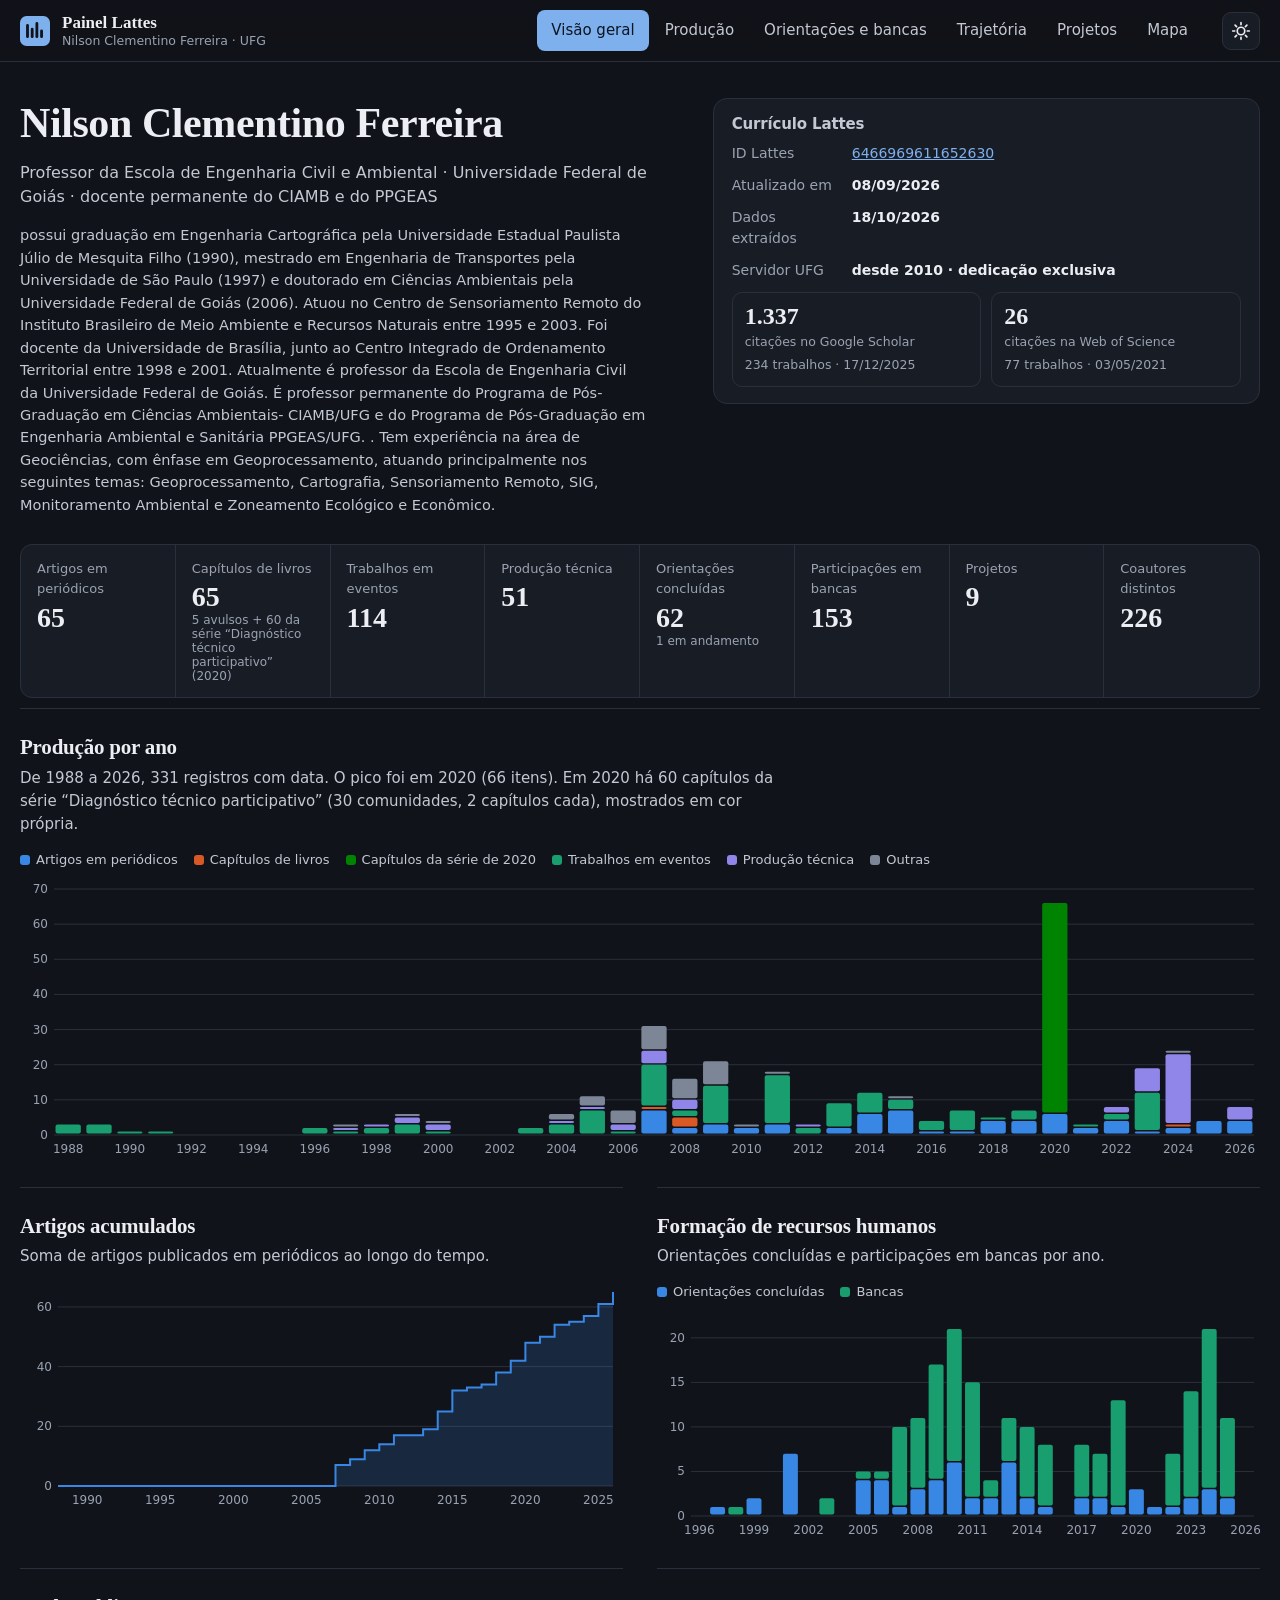
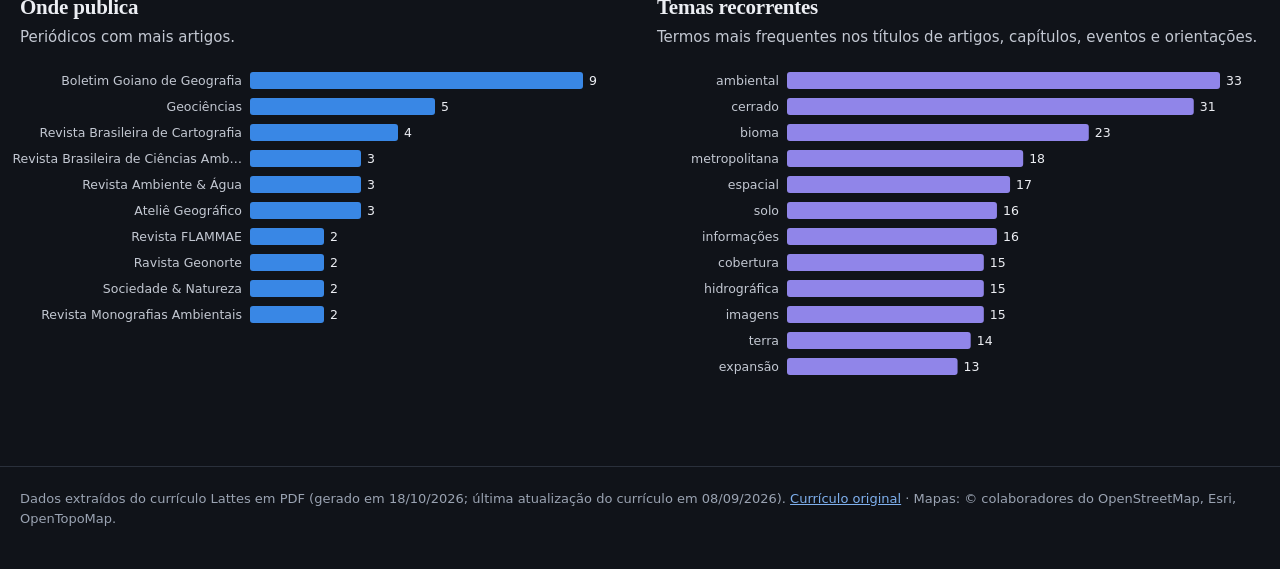
<file: index.html>
<!doctype html>
<html lang="pt-BR">
<head>
<meta charset="utf-8">
<meta name="viewport" content="width=device-width, initial-scale=1">
<title>Painel Lattes – Nilson Clementino Ferreira</title>
<meta name="robots" content="noindex, nofollow">
<meta name="theme-color" content="#101319">
<meta name="description" content="Painel interativo do currículo Lattes de Nilson Clementino Ferreira (UFG): produção, orientações, bancas, projetos, trajetória e mapa.">
<link rel="icon" href="data:image/svg+xml,%3Csvg xmlns='http://www.w3.org/2000/svg' viewBox='0 0 32 32'%3E%3Crect width='32' height='32' rx='7' fill='%231d4e89'/%3E%3Cpath d='M8 22V10m5 12V14m5 8V8m5 14v-6' stroke='%23fff' stroke-width='3' stroke-linecap='round'/%3E%3C/svg%3E">
<link rel="stylesheet" href="assets/css/style.css?v=20261019">
<script>var t='dark';try{t=localStorage.getItem('lattes-theme')||'dark'}catch(e){}document.documentElement.dataset.theme=t;</script>
</head>
<body>
<noscript><p style="padding:24px;font-family:sans-serif">Este painel precisa de JavaScript para funcionar.</p></noscript>
<a class="skip" href="#main">Ir para o conteúdo</a>
<header class="top">
  <div class="top-in">
    <a class="brand" href="#visao" aria-label="Início">
      <svg viewBox="0 0 32 32" width="30" height="30" aria-hidden="true"><rect width="32" height="32" rx="7" fill="currentColor"/><path d="M8 22V10m5 12V14m5 8V8m5 14v-6" stroke="var(--bg)" stroke-width="3" stroke-linecap="round" fill="none"/></svg>
      <span><b>Painel Lattes</b><small>Nilson Clementino Ferreira · UFG</small></span>
    </a>
    <nav class="tabs" aria-label="Seções" role="tablist">
      <button role="tab" data-view="visao" aria-selected="true">Visão geral</button>
      <button role="tab" data-view="producao" aria-selected="false">Produção</button>
      <button role="tab" data-view="orientacoes" aria-selected="false">Orientações e bancas</button>
      <button role="tab" data-view="trajetoria" aria-selected="false">Trajetória</button>
      <button role="tab" data-view="projetos" aria-selected="false">Projetos</button>
      <button role="tab" data-view="mapa" aria-selected="false">Mapa</button>
    </nav>
    <button class="icon-btn" id="theme" aria-label="Alternar tema claro/escuro" title="Alternar tema">
      <svg viewBox="0 0 24 24" width="20" height="20" fill="none" stroke="currentColor" stroke-width="2" stroke-linecap="round"><circle cx="12" cy="12" r="4.5"/><path d="M12 2v2.5M12 19.5V22M2 12h2.5M19.5 12H22M4.9 4.9l1.8 1.8M17.3 17.3l1.8 1.8M4.9 19.1l1.8-1.8M17.3 6.7l1.8-1.8"/></svg>
    </button>
  </div>
</header>
<main id="main">
  <section id="v-visao" class="view" aria-label="Visão geral"></section>
  <section id="v-producao" class="view" hidden aria-label="Produção"></section>
  <section id="v-orientacoes" class="view" hidden aria-label="Orientações e bancas"></section>
  <section id="v-trajetoria" class="view" hidden aria-label="Trajetória"></section>
  <section id="v-projetos" class="view" hidden aria-label="Projetos"></section>
  <section id="v-mapa" class="view" hidden aria-label="Mapa"></section>
</main>
<footer class="foot">Dados extraídos do currículo Lattes em PDF (gerado em 18/10/2026; última atualização do currículo em 08/09/2026). <a href="http://lattes.cnpq.br/6466969611652630" target="_blank" rel="noopener">Currículo original</a> · Mapas: © colaboradores do OpenStreetMap, Esri, OpenTopoMap.</footer>
<div id="tip" class="tip" role="status" hidden></div>
<script defer src="assets/vendor/d3.min.js"></script>
<script defer src="assets/js/data.js?v=20261019"></script>
<script defer src="assets/js/core.js?v=20261019"></script>
<script defer src="assets/js/charts.js?v=20261019"></script>
<script defer src="assets/js/views.js?v=20261019"></script>
<script defer src="assets/js/map.js?v=20261019"></script>
<script defer src="assets/js/boot.js?v=20261019"></script>
</body>
</html>
</file>
<file: assets/css/style.css>
:root{
  color-scheme:light;
  --bg:#f4f6f9; --surface:#fff; --ink:#141a24; --ink2:#444c5b; --muted:#667085; --line:#dde2ea; --line2:#eceff4;
  --accent:#1d4e89; --accent-ink:#fff; --accent-soft:#e6eef9; --focus:#2a78d6;
  --g1:#2a78d6; --g2:#eb6834; --g3:#1baf7a; --g4:#eda100; --g5:#e87ba4; --g6:#008300; --g7:#6250d6; --g8:#e34948; --gr:#8a919e;
  --seq0:#cde2fb; --seq1:#9ec5f4; --seq2:#5598e7; --seq3:#256abf; --seq4:#104281;
  --shadow:0 1px 2px rgba(20,26,36,.06),0 6px 20px -8px rgba(20,26,36,.14);
  --serif:"Iowan Old Style","Palatino Linotype",Palatino,"Book Antiqua",Georgia,serif;
  --sans:system-ui,-apple-system,"Segoe UI",Roboto,"Helvetica Neue",Arial,sans-serif;
}
:root[data-theme="dark"]{
  color-scheme:dark;
  --bg:#101319; --surface:#181c24; --ink:#eceef3; --muted:#9aa3b2; --ink2:#c3c8d2; --line:#2a303b; --line2:#222833;
  --accent:#7fb0ee; --accent-ink:#0c1522; --accent-soft:#1c2a40; --focus:#7fb0ee;
  --g1:#3987e5; --g2:#d95926; --g3:#199e70; --g4:#c98500; --g5:#d55181; --g6:#008300; --g7:#9085e9; --g8:#e66767; --gr:#7d8696;
  --seq0:#184f95; --seq1:#1c5cab; --seq2:#256abf; --seq3:#3987e5; --seq4:#86b6ef;
  --shadow:0 1px 2px rgba(0,0,0,.4),0 8px 24px -10px rgba(0,0,0,.6);
}
*{box-sizing:border-box}
html{scroll-behavior:smooth}
body{margin:0;background:var(--bg);color:var(--ink);font:15px/1.55 var(--sans);-webkit-font-smoothing:antialiased}
h1,h2,h3{font-family:var(--serif);font-weight:600;letter-spacing:-.01em;margin:0;line-height:1.2}
a{color:var(--accent)}
button,select,input{font:inherit;color:inherit}
button{cursor:pointer}
:focus-visible{outline:2px solid var(--focus);outline-offset:2px;border-radius:4px}
.skip{position:absolute;left:-999px;top:8px;background:var(--accent);color:var(--accent-ink);padding:8px 12px;border-radius:6px;z-index:100}
.skip:focus{left:8px}
[hidden]{display:none!important}
.muted{color:var(--muted)}

/* top */
.top{position:sticky;top:0;z-index:30;background:color-mix(in srgb,var(--bg) 88%,transparent);backdrop-filter:blur(10px);border-bottom:1px solid var(--line)}
.top-in{max-width:1280px;margin:0 auto;padding:10px 20px;display:flex;align-items:center;gap:20px}
.brand{display:flex;align-items:center;gap:12px;text-decoration:none;color:var(--accent)}
.brand span{display:flex;flex-direction:column;line-height:1.2;color:var(--ink)}
.brand b{font-family:var(--serif);font-size:17px;font-weight:600}
.brand small{color:var(--muted);font-size:12.5px}
.tabs{display:flex;gap:2px;margin-left:auto;overflow:auto}
.tabs button{background:none;border:0;padding:9px 14px;border-radius:8px;color:var(--ink2);font-weight:500;white-space:nowrap}
.tabs button:hover{background:var(--line2)}
.tabs button[aria-selected=true]{background:var(--accent);color:var(--accent-ink)}
.icon-btn{display:inline-grid;place-items:center;width:38px;height:38px;border:1px solid var(--line);background:var(--surface);border-radius:9px;font-size:20px;line-height:1;flex:none}
.icon-btn:hover{border-color:var(--accent)}
.btn{display:inline-flex;align-items:center;gap:6px;height:36px;padding:0 13px;border:1px solid var(--line);background:var(--surface);border-radius:9px;text-decoration:none;color:var(--ink);font-weight:500;font-size:14px}
.btn:hover{border-color:var(--accent)}
.view{max-width:1280px;margin:0 auto;padding:0 20px 56px}

/* hero */
.hero{display:grid;grid-template-columns:minmax(0,6fr) minmax(0,5fr);gap:36px;align-items:start;padding:36px 0 22px}
.hero h1{font-size:clamp(28px,3.6vw,42px);margin-bottom:12px}
.hero .sub{color:var(--ink2);margin:0 0 14px;font-size:16px}
.hero .bio{color:var(--ink2);font-size:14.5px;max-width:68ch;margin:0}
.id-card{background:var(--surface);border:1px solid var(--line);border-radius:14px;padding:16px 18px;display:grid;gap:10px}
.id-card h2{font-size:15px;font-family:var(--sans);font-weight:600;color:var(--ink2)}
.id-row{display:grid;grid-template-columns:110px 1fr;gap:10px;font-size:14px;align-items:baseline}
.id-row span{color:var(--muted)}
.cite-row{display:grid;grid-template-columns:repeat(2,1fr);gap:10px}
.cite{border:1px solid var(--line);border-radius:10px;padding:10px 12px}
.cite b{display:block;font:600 24px var(--serif);font-variant-numeric:tabular-nums}
.cite span{font-size:12.5px;color:var(--muted)}

/* kpis */
.kpis{display:grid;grid-template-columns:repeat(auto-fit,minmax(150px,1fr));margin:6px 0 10px;border:1px solid var(--line);border-radius:12px;background:var(--surface);overflow:hidden}
.kpis div{padding:14px 16px;border-right:1px solid var(--line);min-width:0}
.kpis div:last-child{border-right:0}
.kpis dt{color:var(--muted);font-size:13px}
.kpis dd{margin:2px 0 0;font:600 28px var(--serif);font-variant-numeric:tabular-nums}
.kpis dd small{display:block;font:400 12px var(--sans);color:var(--muted)}

/* page heads / sections */
.page-head{padding:30px 0 14px}
.page-head h1{font-size:clamp(26px,3vw,36px);margin-bottom:8px}
.page-head p{margin:0 0 6px;color:var(--ink2);max-width:75ch}
.sec{padding:26px 0;border-top:1px solid var(--line)}
.sec>header{display:flex;flex-wrap:wrap;gap:6px 18px;align-items:baseline;justify-content:space-between;margin-bottom:6px}
.sec h2{font-size:21px}
.sec .take{margin:0 0 14px;color:var(--ink2);max-width:80ch}
.sec .note{font-size:12.5px;color:var(--muted);margin:10px 0 0}
.two{display:grid;grid-template-columns:minmax(0,1fr) minmax(0,1fr);gap:34px}
.three{display:grid;grid-template-columns:repeat(3,minmax(0,1fr));gap:30px}
.chart-area{position:relative;min-width:0}
.chart-area svg{display:block;width:100%;height:auto;overflow:visible}
.axis text{fill:var(--muted);font-size:12px}
.axis line,.axis path{stroke:var(--line)}
.gridline{stroke:var(--line2)}
.legend{display:flex;flex-wrap:wrap;gap:4px 16px;margin:0 0 10px;font-size:13px;color:var(--ink2);list-style:none;padding:0}
.legend li{display:flex;align-items:center;cursor:default}
.legend i,.dot{display:inline-block;width:10px;height:10px;border-radius:3px;margin-right:6px}
.tblbtn{border:1px solid var(--line);background:var(--surface);border-radius:8px;padding:4px 10px;font-size:13px;color:var(--ink2)}
.tblbtn:hover{border-color:var(--accent)}
.bar-row{cursor:default}
.bar-label{fill:var(--ink2);font-size:12.5px}
.bar-val{fill:var(--ink);font-size:12.5px;font-variant-numeric:tabular-nums}
.chart-area .hit{fill:transparent}

/* toolbar + table */
.toolbar{display:flex;flex-wrap:wrap;gap:10px 12px;align-items:center;padding:12px 0}
.search{position:relative;flex:1 1 260px}
.search svg{position:absolute;left:12px;top:50%;transform:translateY(-50%);color:var(--muted)}
.search input{width:100%;height:38px;padding:0 12px 0 38px;border:1px solid var(--line);border-radius:9px;background:var(--surface)}
.search input::placeholder{color:var(--muted)}
.sel{height:38px;border:1px solid var(--line);border-radius:9px;background:var(--surface);padding:0 10px}
.seg{display:inline-flex;border:1px solid var(--line);border-radius:9px;background:var(--surface);padding:3px;gap:2px;flex-wrap:wrap}
.seg button{border:0;background:none;padding:5px 11px;border-radius:6px;font-size:14px;color:var(--ink2)}
.seg button[aria-pressed=true]{background:var(--accent-soft);color:var(--accent);font-weight:600}
.chips{display:flex;flex-wrap:wrap;gap:6px}
.chip{border:1px solid var(--line);background:var(--surface);border-radius:99px;padding:4px 11px;font-size:13px;color:var(--ink2);display:inline-flex;gap:6px;align-items:center}
button.chip[aria-pressed=true]{background:var(--accent-soft);border-color:color-mix(in srgb,var(--accent) 45%,transparent);color:var(--accent);font-weight:600}
.chip .n{color:var(--muted);font-variant-numeric:tabular-nums;font-size:12px}
.tscroll{overflow:auto;border:1px solid var(--line);border-radius:10px;background:var(--surface)}
.dtable{width:100%;border-collapse:collapse;font-size:13.5px}
.dtable th,.dtable td{padding:8px 10px;border-bottom:1px solid var(--line2);text-align:left;vertical-align:top}
.dtable thead th{font-weight:600;color:var(--ink2);position:sticky;top:0;background:var(--surface);border-bottom:1px solid var(--line);white-space:nowrap}
.dtable th button{background:none;border:0;padding:0;font-weight:600;color:inherit;display:inline-flex;gap:4px;align-items:center}
.dtable th button:hover{color:var(--accent)}
.dtable td.num,.dtable th.num{text-align:right;font-variant-numeric:tabular-nums;white-space:nowrap}
.dtable tbody tr:hover{background:color-mix(in srgb,var(--accent-soft) 60%,transparent)}
.dtable td .sub{display:block;color:var(--muted);font-size:12.5px;margin-top:2px}
.dtable .tag{display:inline-block;font-size:11.5px;border:1px solid var(--line);border-radius:99px;padding:0 8px;color:var(--ink2);white-space:nowrap}
.pager{display:flex;gap:10px;align-items:center;justify-content:space-between;margin-top:10px;font-size:13.5px;color:var(--muted);flex-wrap:wrap}
.pager .btns{display:flex;gap:6px;align-items:center}
.pager button{border:1px solid var(--line);background:var(--surface);border-radius:8px;padding:4px 10px}
.pager button:disabled{opacity:.45;cursor:default}

/* cards */
.cards{display:grid;grid-template-columns:repeat(auto-fill,minmax(300px,1fr));gap:14px}
.pcard{background:var(--surface);border:1px solid var(--line);border-radius:12px;padding:14px 16px;display:flex;flex-direction:column;gap:6px;min-width:0}
.pcard h3{font:600 15.5px/1.35 var(--sans);letter-spacing:0}
.pcard .when{font-size:12.5px;color:var(--muted);display:flex;gap:8px;flex-wrap:wrap;align-items:center}
.pcard p{margin:0;color:var(--ink2);font-size:13.5px}
.pcard details summary{cursor:pointer;color:var(--accent);font-size:13px}
.badge{font-size:11.5px;padding:1px 8px;border-radius:99px;border:1px solid var(--line);color:var(--ink2)}
.badge.on{border-color:color-mix(in srgb,var(--g3) 60%,transparent);color:var(--g3)}
.list{list-style:none;margin:0;padding:0;display:grid;gap:8px}
.list li{display:grid;grid-template-columns:64px 1fr;gap:12px;font-size:14px;align-items:baseline}
.list time{color:var(--muted);font-variant-numeric:tabular-nums;font-size:13px}
.deg{display:grid;grid-template-columns:repeat(auto-fit,minmax(280px,1fr));gap:14px}
.deg .pcard b{font:600 12px var(--sans);color:var(--accent);letter-spacing:.02em}

/* timeline */
.tl-wrap{background:var(--surface);border:1px solid var(--line);border-radius:14px;overflow:auto;padding:8px 4px}
#timeline{display:block;min-width:900px;width:100%}
.tl-lane-label{fill:var(--ink2);font-size:12.5px}
.tl-grid{stroke:var(--line);stroke-width:1}
.tl-axis text{fill:var(--muted);font-size:12px}
.tl-bar{cursor:default}
.tl-bar:hover{filter:brightness(1.12)}

/* map */
.map-shell{display:grid;grid-template-columns:minmax(0,1fr) 320px;gap:18px;align-items:start}
.map-box{position:relative;height:min(68vh,640px);min-height:420px;border:1px solid var(--line);border-radius:14px;overflow:hidden;background:#aab3bf;touch-action:none;cursor:grab}
.map-box.drag{cursor:grabbing}
.map-tiles,.map-over{position:absolute;inset:0}
.map-tiles img{position:absolute;width:256px;height:256px;user-select:none;-webkit-user-drag:none;pointer-events:none}
.map-over{pointer-events:none}
.map-over svg{position:absolute;inset:0;width:100%;height:100%;overflow:visible}
.map-over circle,.map-over path{pointer-events:auto;cursor:pointer}
.map-over circle:hover{stroke:var(--ink);stroke-width:2.5}
.map-ctl{position:absolute;left:10px;top:10px;display:grid;gap:6px;z-index:3}
.map-ctl button{width:34px;height:34px;border:1px solid var(--line);background:var(--surface);border-radius:8px;font-size:18px;line-height:1;box-shadow:var(--shadow)}
.map-attr{position:absolute;right:0;bottom:0;background:color-mix(in srgb,var(--surface) 85%,transparent);font-size:11px;padding:2px 7px;border-top-left-radius:8px;color:var(--ink2);z-index:3}
.map-attr a{color:inherit}
.map-pop{position:absolute;z-index:5;width:min(320px,88%);background:var(--surface);border:1px solid var(--line);border-radius:12px;box-shadow:var(--shadow);padding:12px 14px;font-size:13.5px;cursor:default}
.map-pop h3{font:600 15px var(--sans);margin-bottom:2px;padding-right:22px}
.map-pop button.x{position:absolute;right:8px;top:6px;border:0;background:none;font-size:18px;color:var(--muted)}
.map-pop ul{margin:8px 0 0;padding:0 0 0 16px;max-height:190px;overflow:auto}
.map-pop li{margin:0 0 4px}
.map-note{position:absolute;left:50%;bottom:34px;transform:translateX(-50%);background:var(--surface);border:1px solid var(--line);border-radius:9px;padding:6px 12px;font-size:12.5px;color:var(--ink2);z-index:4;box-shadow:var(--shadow);text-align:center;max-width:90%}
.map-side{display:grid;gap:14px}
.map-side .box{background:var(--surface);border:1px solid var(--line);border-radius:12px;padding:12px 14px}
.map-side h3{font:600 14px var(--sans);margin-bottom:8px}
.layer{display:grid;grid-template-columns:18px 1fr auto;gap:8px;align-items:center;padding:5px 0;font-size:14px;cursor:pointer}
.layer input{accent-color:var(--accent)}
.layer .n{color:var(--muted);font-size:12.5px;font-variant-numeric:tabular-nums}
.range{display:grid;gap:4px;font-size:13px;color:var(--ink2)}
.range input[type=range]{width:100%;accent-color:var(--accent)}
.plist{max-height:300px;overflow:auto;display:grid;gap:2px}
.plist button{display:grid;grid-template-columns:10px 1fr auto;gap:8px;align-items:center;text-align:left;padding:5px 6px;border:0;background:none;border-radius:6px;font-size:13.5px}
.plist button:hover{background:var(--line2)}
.plist .n{color:var(--muted);font-variant-numeric:tabular-nums;font-size:12.5px}

/* tooltip */
.tip{position:fixed;z-index:60;pointer-events:none;background:var(--surface);color:var(--ink);border:1px solid var(--line);border-radius:9px;box-shadow:var(--shadow);padding:8px 11px;font-size:13px;max-width:320px}
.tip b{display:block;margin-bottom:2px}
.tip .r{display:flex;justify-content:space-between;gap:16px;font-variant-numeric:tabular-nums}
.foot{max-width:1280px;margin:0 auto;padding:22px 20px 40px;color:var(--muted);font-size:13px;border-top:1px solid var(--line)}

@media(max-width:980px){
  .hero{grid-template-columns:1fr}
  .two,.three{grid-template-columns:1fr}
  .map-shell{grid-template-columns:1fr}
  .brand small{display:none}
  .top-in{gap:10px;flex-wrap:wrap}
  .tabs{order:3;width:100%;margin-left:0}
}
@media (prefers-reduced-motion:reduce){*{scroll-behavior:auto!important}}
.badge{white-space:nowrap}
</file>
